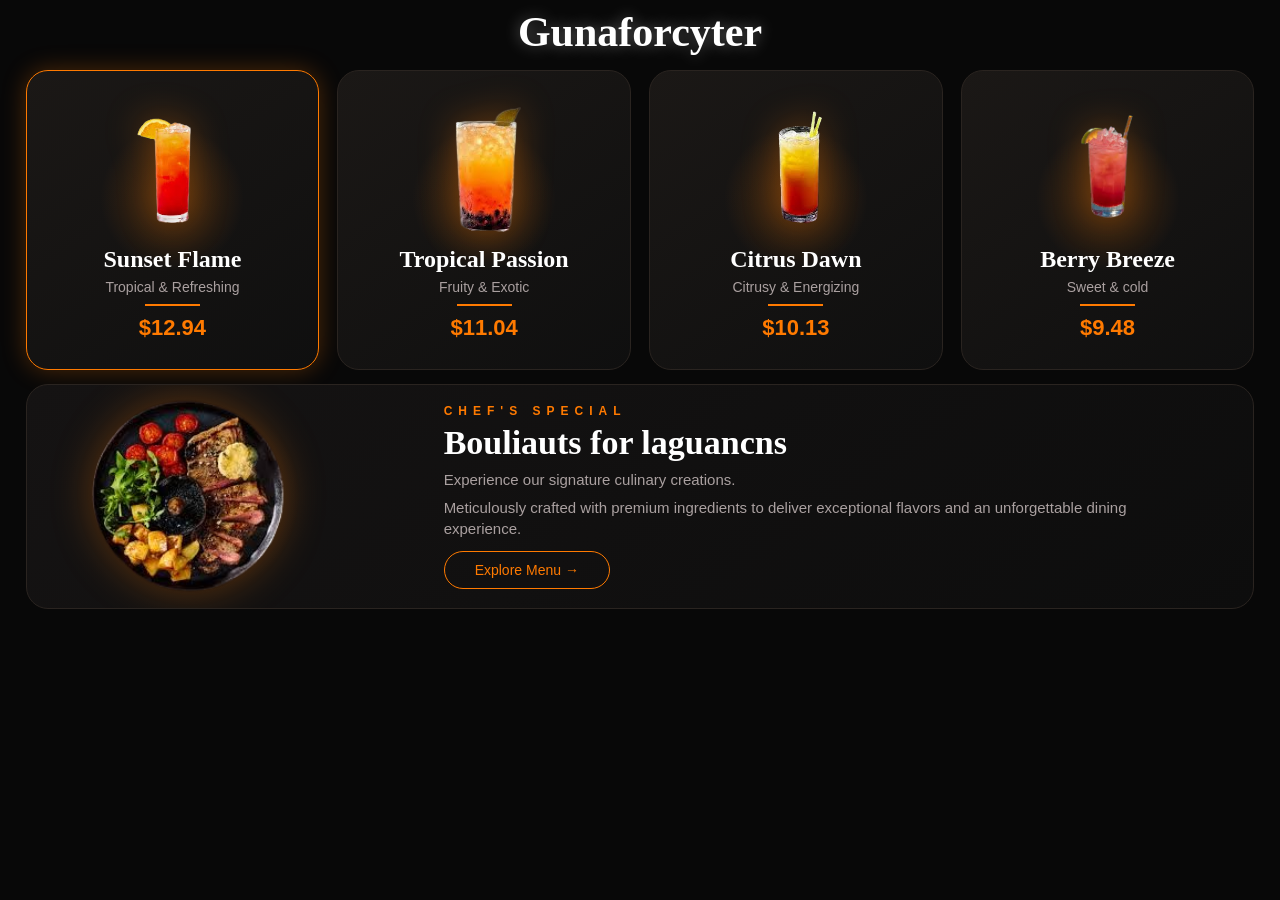
<file: Gunaforcyter menu/index.html>
<!DOCTYPE html>
<html lang="en">
<head>
    <meta charset="UTF-8">
    <meta name="viewport" content="width=device-width, initial-scale=1.0">
    <title>Document</title>
    <link rel="stylesheet" href="style.css">
</head>
<body>
    <main>
    <header>
        <h1>Gunaforcyter</h1>
        <div id="decorline"></div>

    </header>     
    <section class="drinks-section">
        <div class="card">
            <img src="./card1.png" alt="drink1" >
            <h2>Sunset Flame</h2>
             <p> Tropical & Refreshing</p>
            <div class="small-line"></div>
             <h3>$12.94</h3>
        </div>
         <div class="card">
            <img src="./card2.png" alt="drink2" >
            <h2>Tropical Passion</h2>
             <p> Fruity & Exotic</p>
            <div class="small-line"></div>
             <h3>$11.04</h3>
        </div>
         <div class="card">
            <img src="./card3.png" alt="drink3" >
            <h2>Citrus Dawn</h2>
             <p> Citrusy & Energizing</p>
            <div class="small-line"></div>
             <h3>$10.13</h3>
        </div>
         <div class="card">
            <img src="./card4.png" alt="drink4" >
            <h2>Berry Breeze</h2>
             <p> Sweet & cold</p>
            <div class="small-line"></div>
             <h3>$9.48</h3>
        </div>
    </section>
    <section class="special-section">
         <div class="card">
            <img src="./card5.png" alt="drink5" >
        </div>
        <div class="special-content">
    <p class="small-heading">CHEF'S SPECIAL</p>

    <h2>Bouliauts for laguancns</h2>

    <p class="special-description">
      Experience our signature culinary creations.
    </p>

    <p class="special-description">
      Meticulously crafted with premium ingredients to deliver exceptional
      flavors and an unforgettable dining experience.
    </p>

    <button class="special-btn">Explore Menu →</button>
  </div>
        
    </section>
    </main>
    
</body>
</html>
</file>
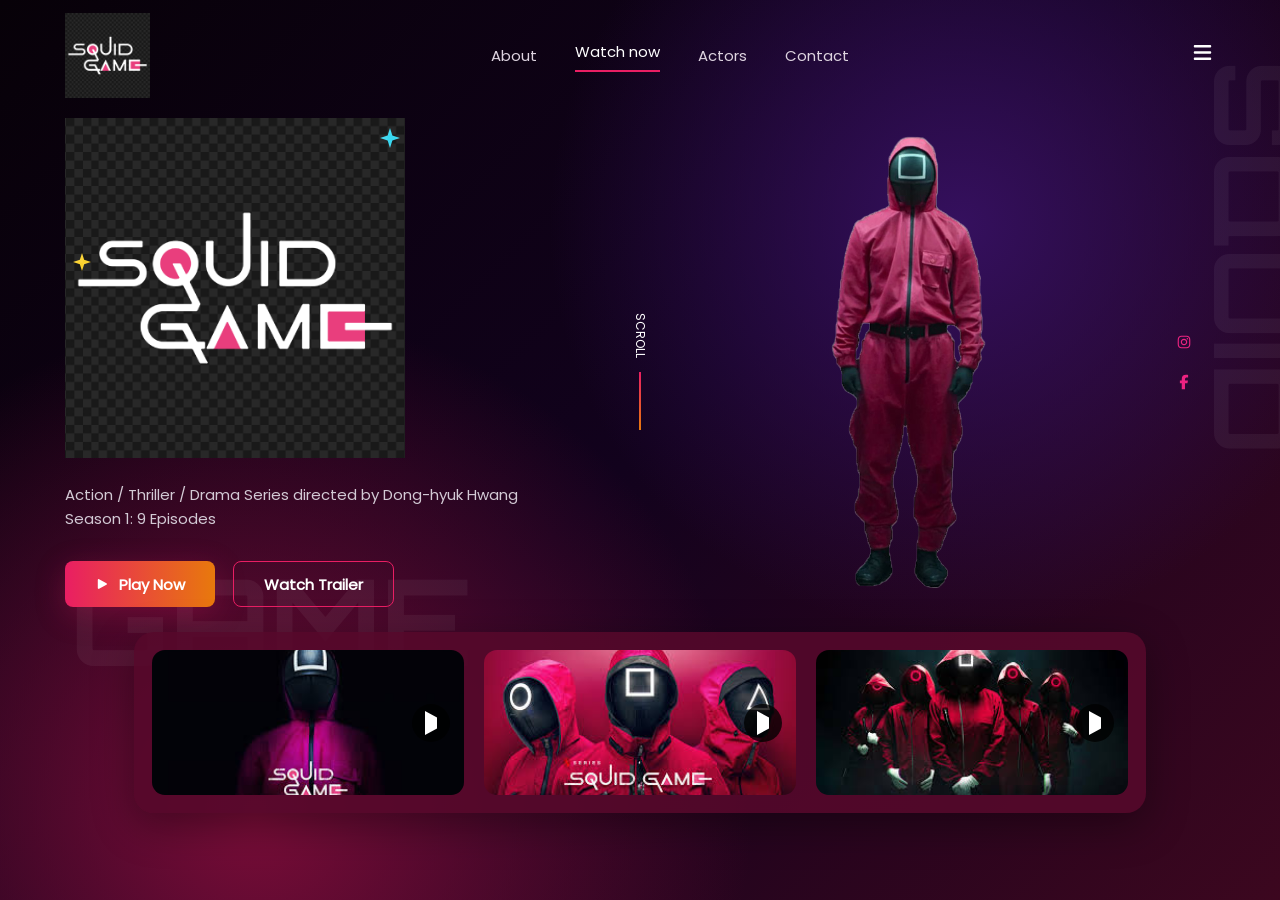
<file: squidgame/index.html>
<!DOCTYPE html>
<html lang="en">
<head>
  <meta charset="UTF-8">
  <meta name="viewport" content="width=device-width, initial-scale=1.0">
  <title>Squid Game Landing Page</title>
  <link rel="stylesheet" href="style.css">
</head>

<body>

  <main class="page">

    <!-- Big faded background text -->
    <h1 class="bg-game">GAME</h1>
    <h1 class="bg-squid">SQUID</h1>

    <!-- Navbar -->
    <nav class="navbar">

      <div class="logo">
        <img src="./logo.png" alt="Squid Game Logo">
      </div>

      <div class="nav-links">
        <a href="#">About</a>
        <a href="#" class="active">Watch now</a>
        <a href="#">Actors</a>
        <a href="#">Contact</a>
      </div>

      <div class="menu">
        <img src="./bars-solid-full.svg" alt="Menu Icon">
      </div>

    </nav>

    <!-- Hero Section -->
    <section class="hero">

      <!-- Left Content -->
      <div class="left-content">

        <div class="yellow-star"></div>
        <div class="blue-star"></div>

        <img class="main-logo" src="./logo.png" alt="Squid Game Logo">

        <p>
          Action / Thriller / Drama Series directed by Dong-hyuk Hwang <br>
          Season 1: 9 Episodes
        </p>

        <div class="buttons">

          <button class="play-btn">
            <img src="./play-solid-full.svg" alt="Play Icon">
            Play Now
          </button>

          <button class="trailer-btn">
            Watch Trailer
          </button>

        </div>

      </div>

      <!-- Scroll Text -->
      <div class="scroll-box">
        <span>SCROLL</span>
        <div class="scroll-line"></div>
      </div>

      <!-- Right Image -->
      <div class="right-image">
        <img src="./soliderimage.png" alt="Pink Soldier">
      </div>

      <!-- Social Icons -->
      <div class="social-icons">
        <img src="./instagram-brands-solid-full.svg" alt="Instagram">
        <img src="./facebook-f-brands-solid-full.svg" alt="Facebook">
      </div>

    </section>

    <!-- Cards Section -->
    <section class="cards-section">

      <div class="card">
        <img src="./card1.jpg" alt="Card 1">
        <button class="card-play">
          <img src="./play-solid-full.svg" alt="Play">
        </button>
      </div>

      <div class="card">
        <img src="./card2.jpg" alt="Card 2">
        <button class="card-play">
          <img src="./play-solid-full.svg" alt="Play">
        </button>
      </div>

      <div class="card">
        <img src="./card3.jpg" alt="Card 3">
        <button class="card-play">
          <img src="./play-solid-full.svg" alt="Play">
        </button>
      </div>

    </section>

  </main>

</body>
</html>
</file>
<file: Gunaforcyter menu/style.css>
* {
  margin: 0;
  padding: 0;
  box-sizing: border-box;
}

body {
  background: #080808;
  color: white;
  font-family: Arial, sans-serif;
  overflow: hidden;
}

/* Main page */
main {
  width: 96%;
  height: 100vh;
  margin: auto;
  padding: 8px 0 10px;
}

/* Header */
header {
  text-align: center;
  margin-bottom: 14px;
}

header h1 {
  font-size: 42px;
  font-family: Georgia, serif;
  color: white;
  text-shadow: 0 0 16px rgba(255, 255, 255, 0.35);
}



/* Drinks cards row */
.drinks-section {
  display: flex;
  gap: 18px;
  margin-bottom: 14px;
}

/* Each drink card */
.drinks-section .card {
  flex: 1;
  height: 300px;
  background: linear-gradient(145deg, #1b1816, #0f0f0f);
  border: 1px solid #2a2420;
  border-radius: 22px;
  padding: 16px 18px;
  text-align: center;
  position: relative;
  overflow: hidden;
}

/* Golden glow behind drink images */
.drinks-section .card::after {
  content: "";
  width: 145px;
  height: 145px;
  background: radial-gradient(circle, rgba(255, 122, 0, 0.24), transparent 70%);
  position: absolute;
  top: 55px;
  left: 50%;
  transform: translateX(-50%);
  z-index: 0;
}

/* First card highlight */
.drinks-section .card:first-child {
  border: 1px solid #ff7a00;
  box-shadow: 0 0 25px rgba(255, 122, 0, 0.28);
}

/* Drink images */
.drinks-section .card img {
  height: 125px;
  max-width: 100%;
  object-fit: contain;
  margin-top: 20px;
  margin-bottom: 10px;
  position: relative;
  z-index: 2;
  filter: drop-shadow(0 0 18px rgba(255, 122, 0, 0.35));
}

/* Drink name */
.drinks-section .card h2 {
  font-size: 24px;
  font-family: Georgia, serif;
  margin-bottom: 6px;
  position: relative;
  z-index: 2;
}

/* Drink description */
.drinks-section .card p {
  color: #aaa0a0;
  font-size: 14px;
  margin-bottom: 9px;
  position: relative;
  z-index: 2;
}

/* Small orange line */
.small-line {
  width: 55px;
  height: 2px;
  background: #ff7a00;
  margin: 0 auto 9px;
  position: relative;
  z-index: 2;
}

/* Price */
.drinks-section .card h3 {
  color: #ff7a00;
  font-size: 22px;
  position: relative;
  z-index: 2;
}

/* Chef special big section */
.special-section {
  height: 225px;
  display: flex;
  align-items: center;
  gap: 35px;
  background: linear-gradient(145deg, #151313, #0d0d0d);
  border: 1px solid #2a2420;
  border-radius: 22px;
  padding: 18px 35px;
  position: relative;
  overflow: hidden;
}

/* Left food image area */
.special-section > .card {
  width: 30%;
  position: relative;
}

/* Golden glow behind food image */
.special-section > .card::after {
  content: "";
  width: 190px;
  height: 190px;
  background: radial-gradient(circle, rgba(255, 122, 0, 0.18), transparent 70%);
  position: absolute;
  left: 42%;
  top: 50%;
  transform: translate(-50%, -50%);
  z-index: 0;
}

.special-section > .card img {
  width: 72%;
  display: block;
  object-fit: contain;
  position: relative;
  z-index: 2;
  filter: drop-shadow(0 0 20px rgba(255, 122, 0, 0.32));
}

/* Right text content */
.special-content {
  width: 60%;
  position: relative;
  z-index: 2;
}

.small-heading {
  color: #ff7a00;
  letter-spacing: 6px;
  font-size: 12px;
  font-weight: bold;
  margin-bottom: 6px;
}

.special-content h2 {
  font-size: 34px;
  font-family: Georgia, serif;
  margin-bottom: 7px;
}

.special-description {
  color: #aaa0a0;
  font-size: 15px;
  line-height: 1.4;
  margin-bottom: 7px;
  max-width: 700px;
}

/* Explore button */
.special-btn {
  margin-top: 5px;
  padding: 10px 30px;
  border: 1px solid #ff7a00;
  background: transparent;
  color: #ff7a00;
  border-radius: 25px;
  font-size: 14px;
  cursor: pointer;
}

.special-btn:hover {
  background: #ff7a00;
  color: black;
}
</file>
<file: squidgame/style.css>
@font-face {
  font-family: Poppins;
  src: url("./Poppins-Regular.ttf");
}

@font-face {
  font-family: Orbitron;
  src: url("./Orbitron-VariableFont_wght.ttf");
}

/* Basic reset */
* {
  margin: 0;
  padding: 0;
  box-sizing: border-box;
}

/* Full body */
body {
  color: white;
  font-family: Poppins, Arial, sans-serif;
  background:
    radial-gradient(circle at 75% 25%, #35105e 0%, transparent 35%),
    radial-gradient(circle at 20% 90%, #7a0d38 0%, transparent 38%),
    linear-gradient(135deg, #070108 0%, #12021d 50%, #3c071f 100%);
}

/* Main page */
.page {
  min-height: 100vh;
  padding: 28px 65px 35px;
  position: relative;
  overflow: hidden;
}

/* Faded GAME text */
.bg-game {
  position: absolute;
  left: 70px;
  bottom: 205px;
  font-size: 120px;
  font-family: Orbitron, Arial, sans-serif;
  color: rgba(255, 255, 255, 0.055);
  z-index: 0;
}

/* Faded SQUID text */
.bg-squid {
  position: absolute;
  right: -45px;
  top: 60px;
  font-size: 110px;
  font-family: Orbitron, Arial, sans-serif;
  writing-mode: vertical-rl;
  color: rgba(255, 255, 255, 0.055);
  z-index: 0;
}

/* Navbar */
.navbar {
  height: 55px;
  display: flex;
  justify-content: space-between;
  align-items: center;
  position: relative;
  z-index: 10;
}

.logo img {
  width: 85px;
  display: block;
  mix-blend-mode: screen;
}

.nav-links {
  display: flex;
  gap: 38px;
  align-items: center;
}

.nav-links a {
  color: #ddd3df;
  text-decoration: none;
  font-size: 15px;
}

.nav-links a:hover {
  color: white;
}

.nav-links .active {
  color: white;
  border-bottom: 2px solid #e91e63;
  padding-bottom: 7px;
}

.menu img {
  width: 25px;
  filter: invert(1);
}

/* Hero Section */
.hero {
  min-height: 470px;
  margin-top: 35px;
  display: flex;
  align-items: center;
  justify-content: space-between;
  position: relative;
  z-index: 2;
}

/* Left content */
.left-content {
  width: 43%;
  position: relative;
  z-index: 5;
}

.main-logo {
  width: 340px;
  margin-bottom: 25px;
  display: block;
  mix-blend-mode: screen;
}

.left-content p {
  color: #d3cad5;
  font-size: 15px;
  line-height: 1.6;
  margin-bottom: 30px;
}

/* Decorative stars */
.yellow-star {
  width: 18px;
  height: 18px;
  background: #facc15;
  position: absolute;
  left: 8px;
  top: 135px;
  clip-path: polygon(
    50% 0%,
    62% 38%,
    100% 50%,
    62% 62%,
    50% 100%,
    38% 62%,
    0% 50%,
    38% 38%
  );
}

.blue-star {
  width: 20px;
  height: 20px;
  background: #22d3ee;
  position: absolute;
  left: 315px;
  top: 10px;
  clip-path: polygon(
    50% 0%,
    62% 38%,
    100% 50%,
    62% 62%,
    50% 100%,
    38% 62%,
    0% 50%,
    38% 38%
  );
}

/* Buttons */
.buttons {
  display: flex;
  gap: 18px;
  position: relative;
  z-index: 20;
}

button {
  font-family: Poppins, Arial, sans-serif;
}

.play-btn,
.trailer-btn {
  height: 46px;
  padding: 0 30px;
  border-radius: 8px;
  font-size: 15px;
  font-weight: bold;
  cursor: pointer;
}

.play-btn {
  border: none;
  color: white;
  background: linear-gradient(to right, #e91e63, #e8790c);
  display: flex;
  align-items: center;
  gap: 10px;
  box-shadow: 0 8px 30px rgba(233, 30, 99, 0.25);
}

.play-btn img {
  width: 14px;
  filter: invert(1);
}

.trailer-btn {
  color: white;
  background: transparent;
  border: 1px solid #e91e63;
}

.trailer-btn:hover {
  background: rgba(233, 30, 99, 0.15);
}

/* Right soldier image */
.right-image {
  width: 52%;
  height: 455px;
  display: flex;
  justify-content: center;
  align-items: flex-end;
  position: relative;
  z-index: 4;
}

.right-image img {
  height: 100%;
  max-width: 100%;
  object-fit: contain;
  display: block;
}

/* Scroll text */
.scroll-box {
  position: absolute;
  left: 50%;
  top: 195px;
  transform: translateX(-50%);
  display: flex;
  flex-direction: column;
  align-items: center;
  gap: 14px;
  z-index: 6;
}

.scroll-box span {
  font-size: 12px;
  writing-mode: vertical-rl;
  color: white;
}

.scroll-line {
  width: 2px;
  height: 58px;
  background: linear-gradient(to bottom, #e91e63, #e8790c);
}

/* Social icons */
.social-icons {
  position: absolute;
  right: 22px;
  top: 215px;
  display: flex;
  flex-direction: column;
  gap: 22px;
  z-index: 6;
}

.social-icons img {
  width: 18px;
  filter: invert(23%) sepia(88%) saturate(3377%) hue-rotate(318deg) brightness(96%) contrast(94%);
}

/* Cards Section */
.cards-section {
  width: 88%;
  margin: 25px auto 0;
  padding: 18px;
  background: rgba(86, 9, 43, 0.88);
  border-radius: 20px;

  display: flex;
  gap: 20px;

  position: relative;
  z-index: 7;
  box-shadow: 0 12px 40px rgba(0, 0, 0, 0.35);
}

.card {
  flex: 1;
  height: 145px;
  border-radius: 13px;
  overflow: hidden;
  position: relative;
  background: #111;
}

.card img {
  width: 100%;
  height: 100%;
  object-fit: cover;
  display: block;
}

/* Play button on cards */
.card-play {
  width: 38px;
  height: 38px;
  border-radius: 50%;
  border: none;
  background: rgba(0, 0, 0, 0.78);

  position: absolute;
  right: 14px;
  top: 50%;
  transform: translateY(-50%);

  display: flex;
  align-items: center;
  justify-content: center;
  cursor: pointer;
}

.card-play img {
  width: 12px;
  filter: invert(1);
}
</file>
